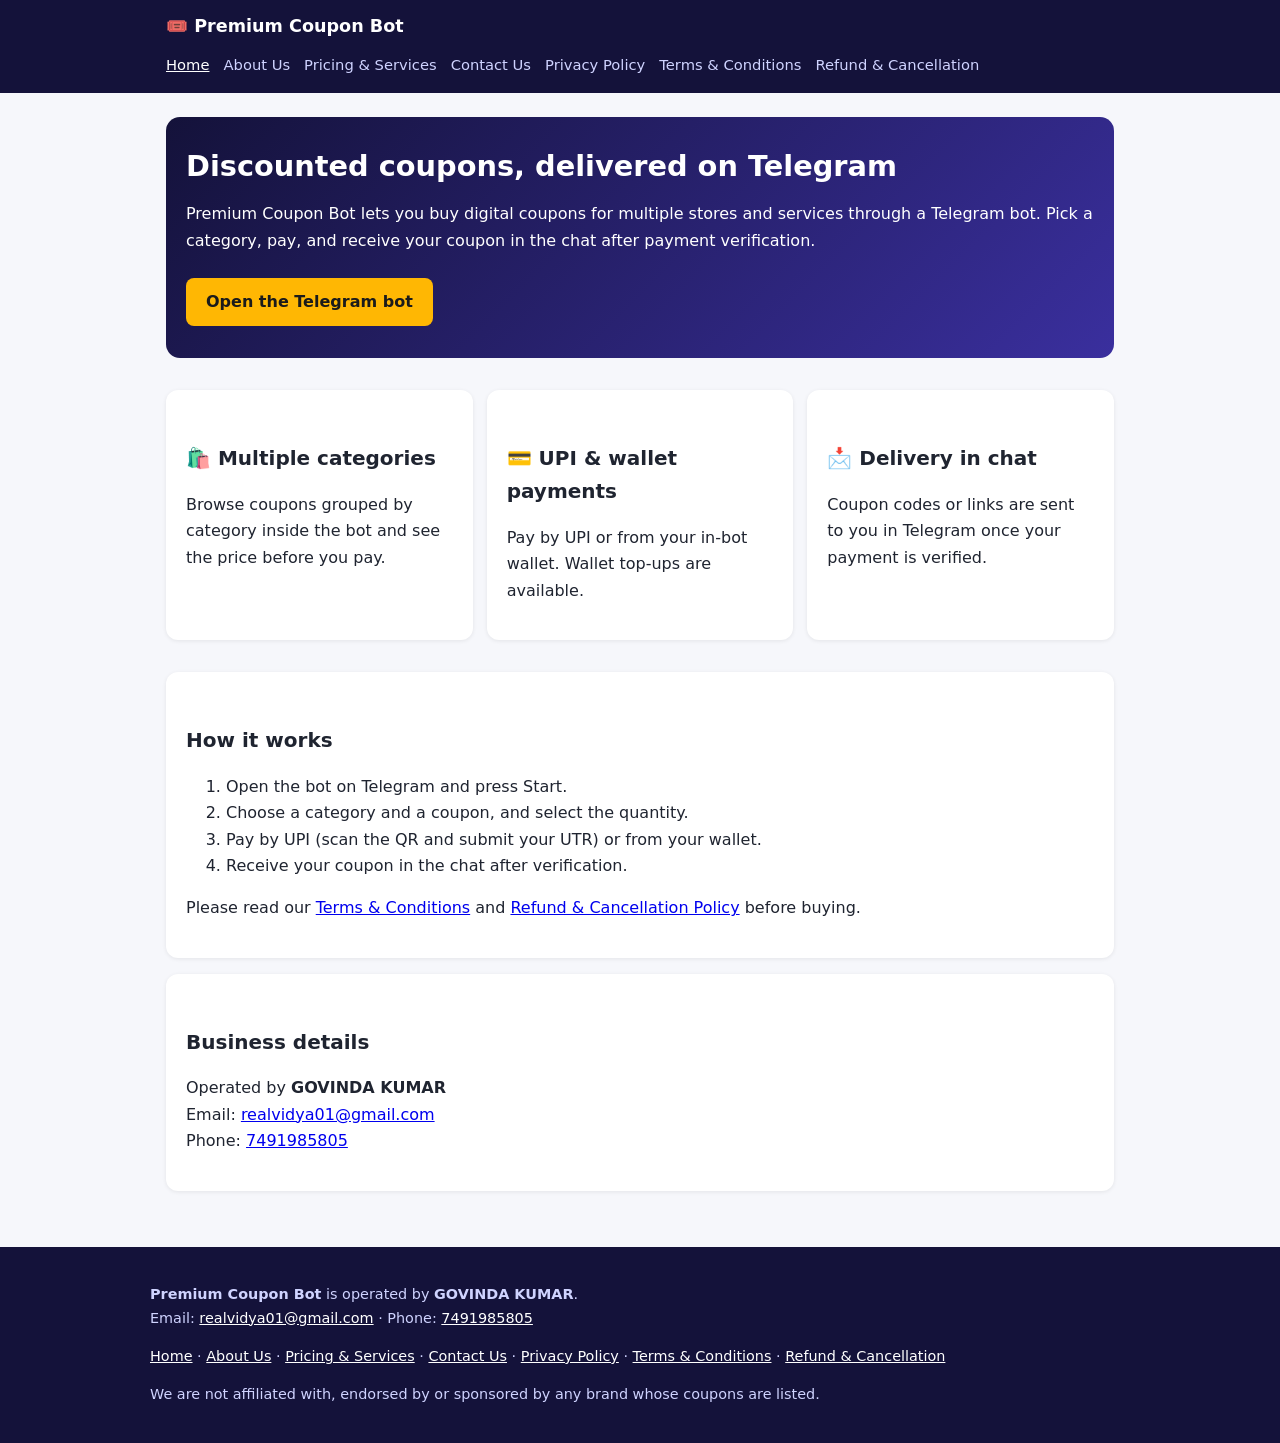
<file: index.html>
<!DOCTYPE html>
<html lang="en"><head><meta charset="utf-8"><meta name="viewport" content="width=device-width,initial-scale=1">
<title>Home | Premium Coupon Bot</title><meta name="description" content="Premium Coupon Bot — discounted digital coupons delivered on Telegram."><link rel="stylesheet" href="style.css"></head>
<body><header><div class="bar"><a class="brand" href="index.html">🎟️ Premium Coupon Bot</a><nav><a href="index.html" class=on>Home</a><a href="about.html">About Us</a><a href="pricing.html">Pricing &amp; Services</a><a href="contact.html">Contact Us</a><a href="privacy.html">Privacy Policy</a><a href="terms.html">Terms &amp; Conditions</a><a href="refund.html">Refund &amp; Cancellation</a></nav></div></header>
<main><div class="hero"><h1>Discounted coupons, delivered on Telegram</h1>
<p>Premium Coupon Bot lets you buy digital coupons for multiple stores and services through a Telegram bot. Pick a category, pay, and receive your coupon in the chat after payment verification.</p>
<a class="btn" href="https://t.me/unlimitedmozz_bot">Open the Telegram bot</a></div>
<div class="grid"><div class="card"><h2>🛍️ Multiple categories</h2><p>Browse coupons grouped by category inside the bot and see the price before you pay.</p></div>
<div class="card"><h2>💳 UPI &amp; wallet payments</h2><p>Pay by UPI or from your in-bot wallet. Wallet top-ups are available.</p></div>
<div class="card"><h2>📩 Delivery in chat</h2><p>Coupon codes or links are sent to you in Telegram once your payment is verified.</p></div></div>
<div class="card"><h2>How it works</h2><ol><li>Open the bot on Telegram and press Start.</li><li>Choose a category and a coupon, and select the quantity.</li><li>Pay by UPI (scan the QR and submit your UTR) or from your wallet.</li><li>Receive your coupon in the chat after verification.</li></ol>
<p>Please read our <a href="terms.html">Terms &amp; Conditions</a> and <a href="refund.html">Refund &amp; Cancellation Policy</a> before buying.</p></div>
<div class="card"><h2>Business details</h2><p>Operated by <strong>GOVINDA KUMAR</strong><br>Email: <a href="mailto:realvidya01@gmail.com">realvidya01@gmail.com</a><br>Phone: <a href="tel:+917491985805">7491985805</a></p></div></main>
<footer><div class="in"><p><strong>Premium Coupon Bot</strong> is operated by <strong>GOVINDA KUMAR</strong>.<br>Email: <a href="mailto:realvidya01@gmail.com">realvidya01@gmail.com</a> · Phone: <a href="tel:+917491985805">7491985805</a></p>
<p><a href="index.html">Home</a> · <a href="about.html">About Us</a> · <a href="pricing.html">Pricing &amp; Services</a> · <a href="contact.html">Contact Us</a> · <a href="privacy.html">Privacy Policy</a> · <a href="terms.html">Terms &amp; Conditions</a> · <a href="refund.html">Refund &amp; Cancellation</a></p><p>We are not affiliated with, endorsed by or sponsored by any brand whose coupons are listed.</p></div></footer></body></html>
</file>
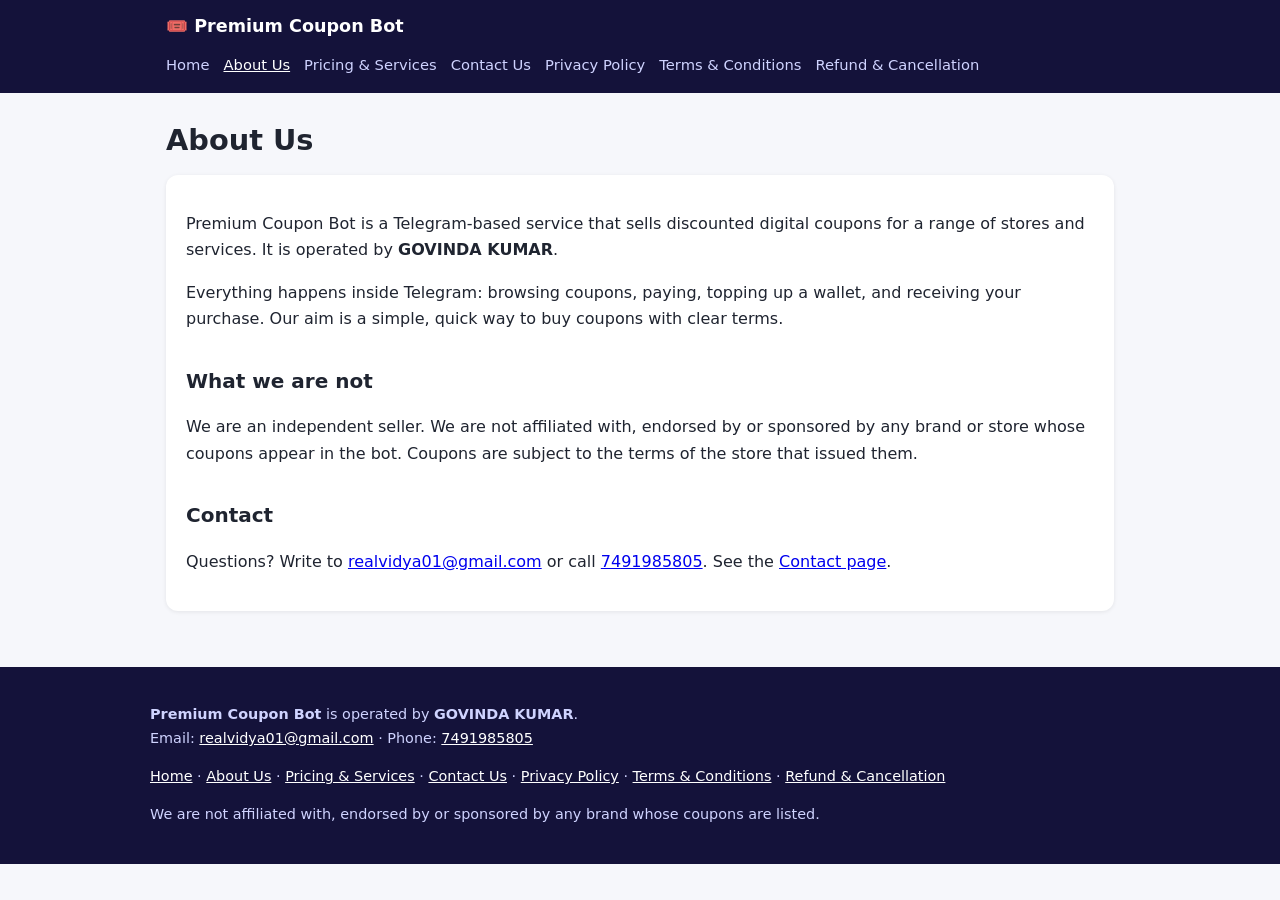
<file: about.html>
<!DOCTYPE html>
<html lang="en"><head><meta charset="utf-8"><meta name="viewport" content="width=device-width,initial-scale=1">
<title>About Us | Premium Coupon Bot</title><meta name="description" content="Premium Coupon Bot — discounted digital coupons delivered on Telegram."><link rel="stylesheet" href="style.css"></head>
<body><header><div class="bar"><a class="brand" href="index.html">🎟️ Premium Coupon Bot</a><nav><a href="index.html">Home</a><a href="about.html" class=on>About Us</a><a href="pricing.html">Pricing &amp; Services</a><a href="contact.html">Contact Us</a><a href="privacy.html">Privacy Policy</a><a href="terms.html">Terms &amp; Conditions</a><a href="refund.html">Refund &amp; Cancellation</a></nav></div></header>
<main><h1>About Us</h1><div class="card"><p>Premium Coupon Bot is a Telegram-based service that sells discounted digital coupons for a range of stores and services. It is operated by <strong>GOVINDA KUMAR</strong>.</p>
<p>Everything happens inside Telegram: browsing coupons, paying, topping up a wallet, and receiving your purchase. Our aim is a simple, quick way to buy coupons with clear terms.</p>
<h2>What we are not</h2><p>We are an independent seller. We are not affiliated with, endorsed by or sponsored by any brand or store whose coupons appear in the bot. Coupons are subject to the terms of the store that issued them.</p>
<h2>Contact</h2><p>Questions? Write to <a href="mailto:realvidya01@gmail.com">realvidya01@gmail.com</a> or call <a href="tel:+917491985805">7491985805</a>. See the <a href="contact.html">Contact page</a>.</p></div></main>
<footer><div class="in"><p><strong>Premium Coupon Bot</strong> is operated by <strong>GOVINDA KUMAR</strong>.<br>Email: <a href="mailto:realvidya01@gmail.com">realvidya01@gmail.com</a> · Phone: <a href="tel:+917491985805">7491985805</a></p>
<p><a href="index.html">Home</a> · <a href="about.html">About Us</a> · <a href="pricing.html">Pricing &amp; Services</a> · <a href="contact.html">Contact Us</a> · <a href="privacy.html">Privacy Policy</a> · <a href="terms.html">Terms &amp; Conditions</a> · <a href="refund.html">Refund &amp; Cancellation</a></p><p>We are not affiliated with, endorsed by or sponsored by any brand whose coupons are listed.</p></div></footer></body></html>
</file>
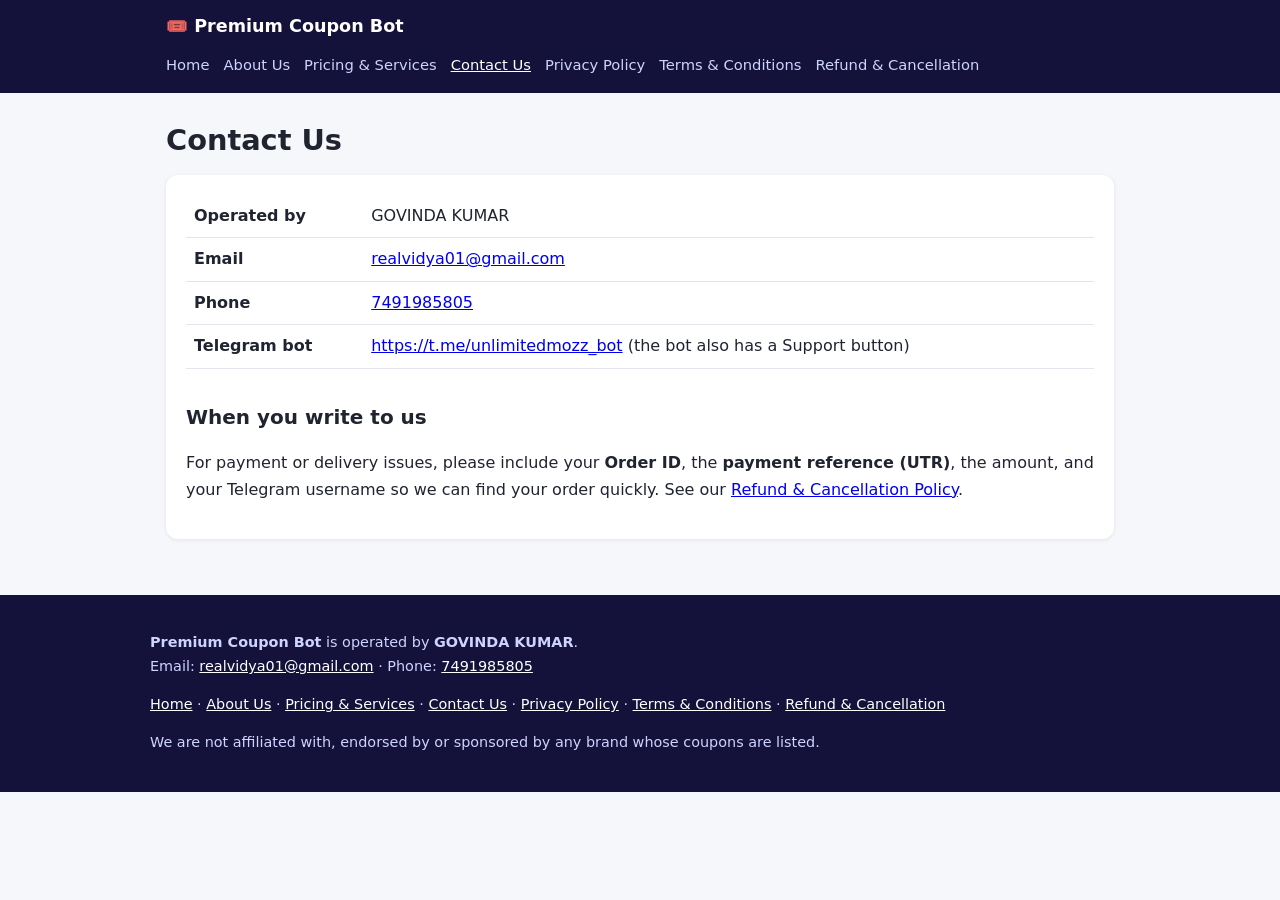
<file: contact.html>
<!DOCTYPE html>
<html lang="en"><head><meta charset="utf-8"><meta name="viewport" content="width=device-width,initial-scale=1">
<title>Contact Us | Premium Coupon Bot</title><meta name="description" content="Premium Coupon Bot — discounted digital coupons delivered on Telegram."><link rel="stylesheet" href="style.css"></head>
<body><header><div class="bar"><a class="brand" href="index.html">🎟️ Premium Coupon Bot</a><nav><a href="index.html">Home</a><a href="about.html">About Us</a><a href="pricing.html">Pricing &amp; Services</a><a href="contact.html" class=on>Contact Us</a><a href="privacy.html">Privacy Policy</a><a href="terms.html">Terms &amp; Conditions</a><a href="refund.html">Refund &amp; Cancellation</a></nav></div></header>
<main><h1>Contact Us</h1><div class="card"><table>
<tr><th>Operated by</th><td>GOVINDA KUMAR</td></tr>
<tr><th>Email</th><td><a href="mailto:realvidya01@gmail.com">realvidya01@gmail.com</a></td></tr>
<tr><th>Phone</th><td><a href="tel:+917491985805">7491985805</a></td></tr>
<tr><th>Telegram bot</th><td><a href="https://t.me/unlimitedmozz_bot">https://t.me/unlimitedmozz_bot</a> (the bot also has a Support button)</td></tr></table>
<h2>When you write to us</h2><p>For payment or delivery issues, please include your <strong>Order ID</strong>, the <strong>payment reference (UTR)</strong>, the amount, and your Telegram username so we can find your order quickly. See our <a href="refund.html">Refund &amp; Cancellation Policy</a>.</p></div></main>
<footer><div class="in"><p><strong>Premium Coupon Bot</strong> is operated by <strong>GOVINDA KUMAR</strong>.<br>Email: <a href="mailto:realvidya01@gmail.com">realvidya01@gmail.com</a> · Phone: <a href="tel:+917491985805">7491985805</a></p>
<p><a href="index.html">Home</a> · <a href="about.html">About Us</a> · <a href="pricing.html">Pricing &amp; Services</a> · <a href="contact.html">Contact Us</a> · <a href="privacy.html">Privacy Policy</a> · <a href="terms.html">Terms &amp; Conditions</a> · <a href="refund.html">Refund &amp; Cancellation</a></p><p>We are not affiliated with, endorsed by or sponsored by any brand whose coupons are listed.</p></div></footer></body></html>
</file>
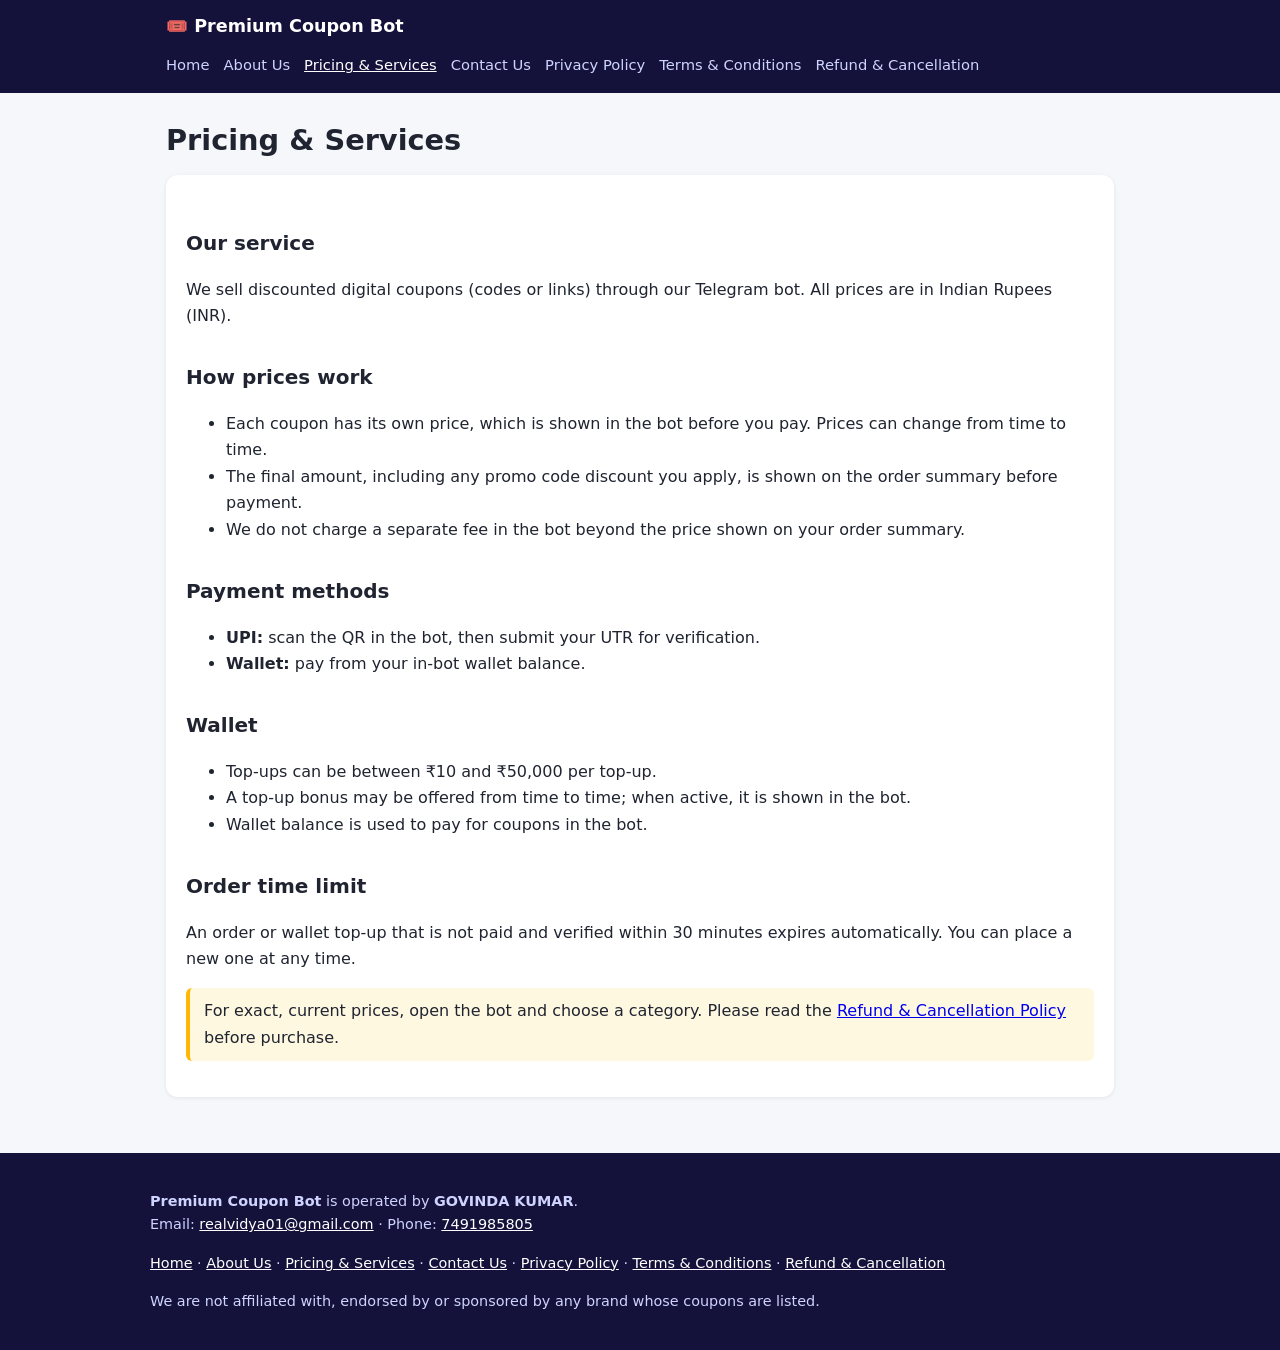
<file: pricing.html>
<!DOCTYPE html>
<html lang="en"><head><meta charset="utf-8"><meta name="viewport" content="width=device-width,initial-scale=1">
<title>Pricing & Services | Premium Coupon Bot</title><meta name="description" content="Premium Coupon Bot — discounted digital coupons delivered on Telegram."><link rel="stylesheet" href="style.css"></head>
<body><header><div class="bar"><a class="brand" href="index.html">🎟️ Premium Coupon Bot</a><nav><a href="index.html">Home</a><a href="about.html">About Us</a><a href="pricing.html" class=on>Pricing &amp; Services</a><a href="contact.html">Contact Us</a><a href="privacy.html">Privacy Policy</a><a href="terms.html">Terms &amp; Conditions</a><a href="refund.html">Refund &amp; Cancellation</a></nav></div></header>
<main><h1>Pricing &amp; Services</h1><div class="card"><h2>Our service</h2><p>We sell discounted digital coupons (codes or links) through our Telegram bot. All prices are in Indian Rupees (INR).</p>
<h2>How prices work</h2><ul><li>Each coupon has its own price, which is shown in the bot before you pay. Prices can change from time to time.</li>
<li>The final amount, including any promo code discount you apply, is shown on the order summary before payment.</li>
<li>We do not charge a separate fee in the bot beyond the price shown on your order summary.</li></ul>
<h2>Payment methods</h2><ul><li><strong>UPI:</strong> scan the QR in the bot, then submit your UTR for verification.</li><li><strong>Wallet:</strong> pay from your in-bot wallet balance.</li></ul>
<h2>Wallet</h2><ul><li>Top-ups can be between ₹10 and ₹50,000 per top-up.</li><li>A top-up bonus may be offered from time to time; when active, it is shown in the bot.</li><li>Wallet balance is used to pay for coupons in the bot.</li></ul>
<h2>Order time limit</h2><p>An order or wallet top-up that is not paid and verified within 30 minutes expires automatically. You can place a new one at any time.</p>
<p class="note">For exact, current prices, open the bot and choose a category. Please read the <a href="refund.html">Refund &amp; Cancellation Policy</a> before purchase.</p></div></main>
<footer><div class="in"><p><strong>Premium Coupon Bot</strong> is operated by <strong>GOVINDA KUMAR</strong>.<br>Email: <a href="mailto:realvidya01@gmail.com">realvidya01@gmail.com</a> · Phone: <a href="tel:+917491985805">7491985805</a></p>
<p><a href="index.html">Home</a> · <a href="about.html">About Us</a> · <a href="pricing.html">Pricing &amp; Services</a> · <a href="contact.html">Contact Us</a> · <a href="privacy.html">Privacy Policy</a> · <a href="terms.html">Terms &amp; Conditions</a> · <a href="refund.html">Refund &amp; Cancellation</a></p><p>We are not affiliated with, endorsed by or sponsored by any brand whose coupons are listed.</p></div></footer></body></html>
</file>
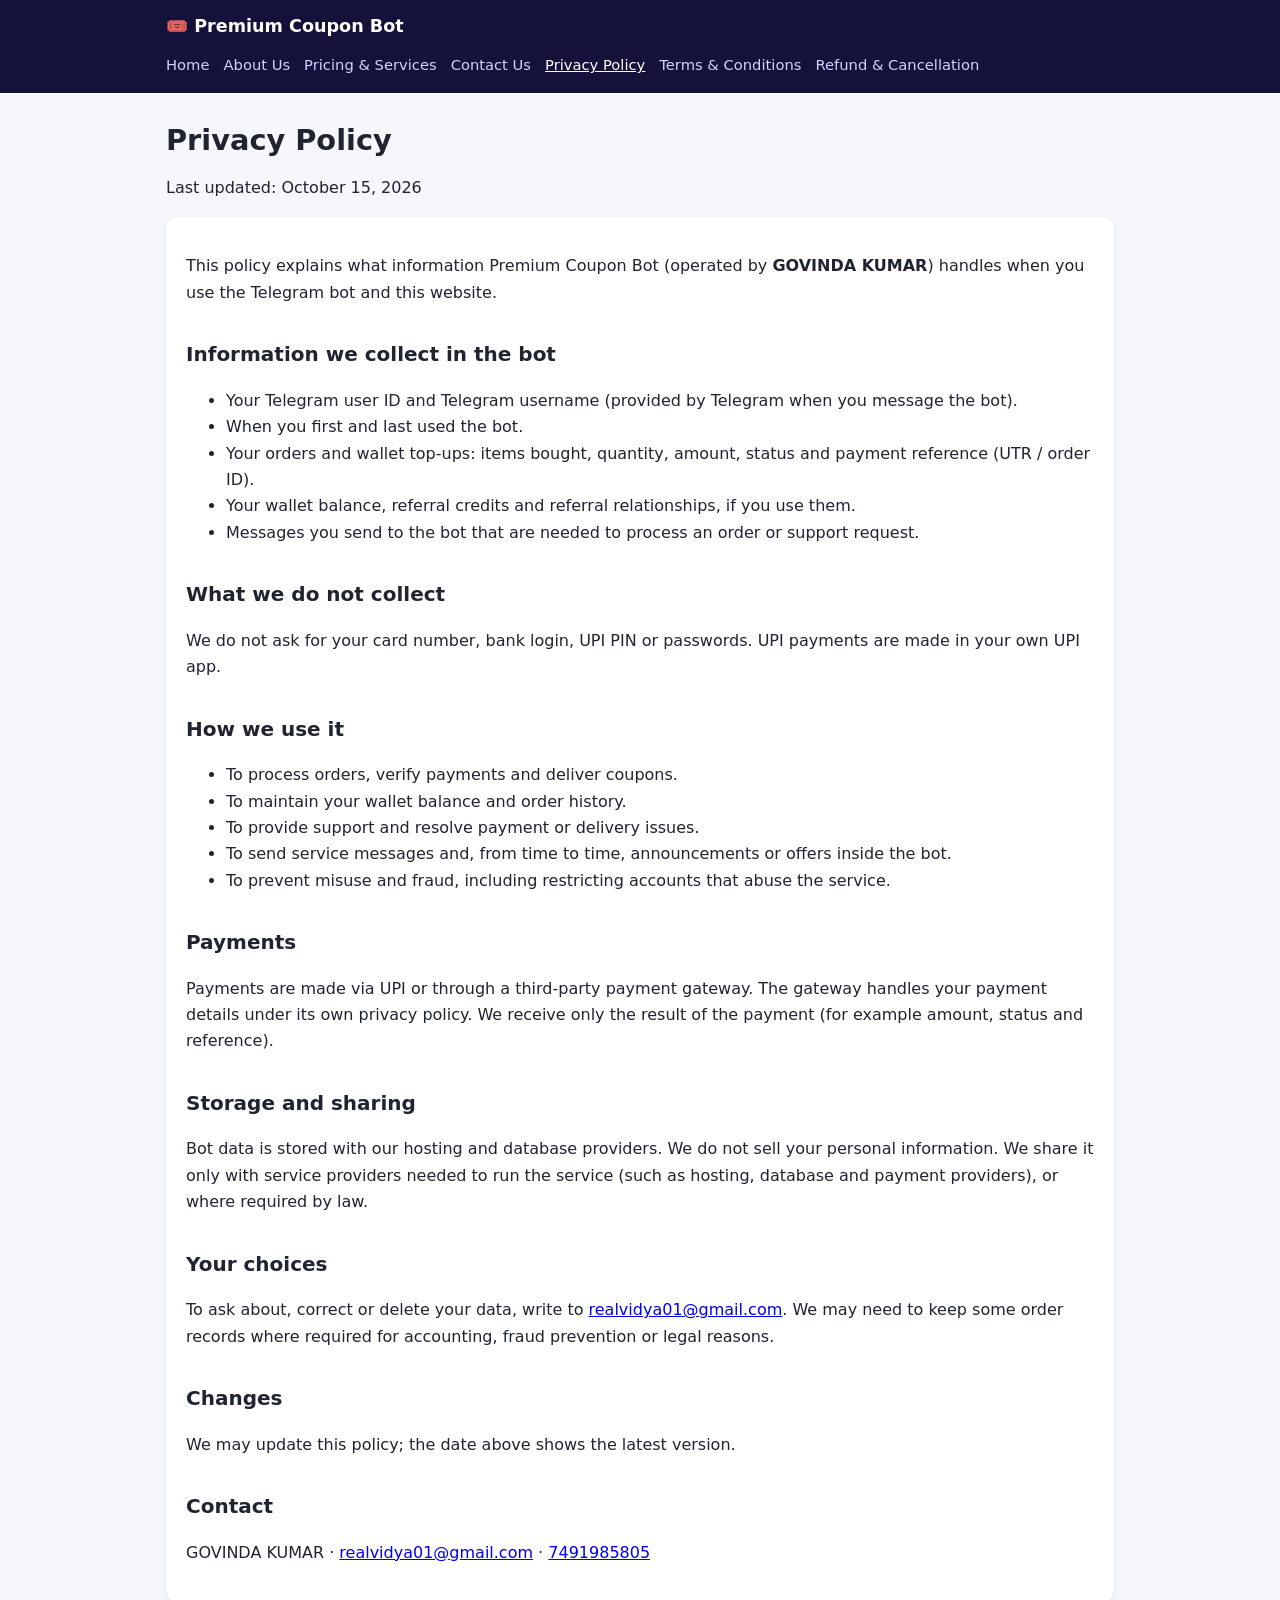
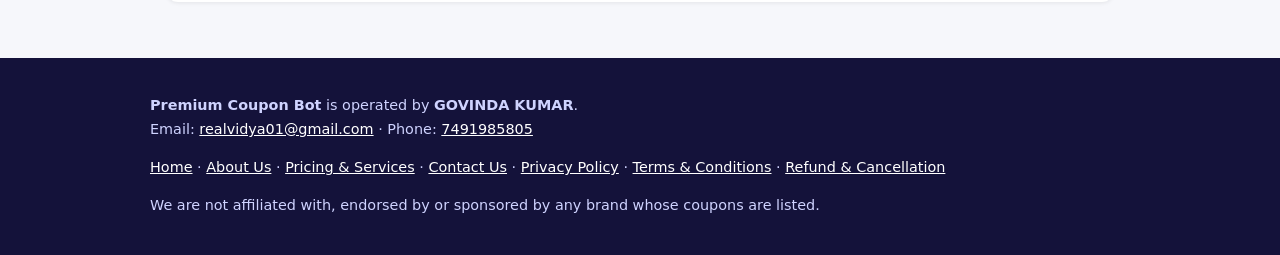
<file: privacy.html>
<!DOCTYPE html>
<html lang="en"><head><meta charset="utf-8"><meta name="viewport" content="width=device-width,initial-scale=1">
<title>Privacy Policy | Premium Coupon Bot</title><meta name="description" content="Premium Coupon Bot — discounted digital coupons delivered on Telegram."><link rel="stylesheet" href="style.css"></head>
<body><header><div class="bar"><a class="brand" href="index.html">🎟️ Premium Coupon Bot</a><nav><a href="index.html">Home</a><a href="about.html">About Us</a><a href="pricing.html">Pricing &amp; Services</a><a href="contact.html">Contact Us</a><a href="privacy.html" class=on>Privacy Policy</a><a href="terms.html">Terms &amp; Conditions</a><a href="refund.html">Refund &amp; Cancellation</a></nav></div></header>
<main><h1>Privacy Policy</h1><p>Last updated: October 15, 2026</p><div class="card">
<p>This policy explains what information Premium Coupon Bot (operated by <strong>GOVINDA KUMAR</strong>) handles when you use the Telegram bot and this website.</p>
<h2>Information we collect in the bot</h2><ul><li>Your Telegram user ID and Telegram username (provided by Telegram when you message the bot).</li>
<li>When you first and last used the bot.</li><li>Your orders and wallet top-ups: items bought, quantity, amount, status and payment reference (UTR / order ID).</li>
<li>Your wallet balance, referral credits and referral relationships, if you use them.</li><li>Messages you send to the bot that are needed to process an order or support request.</li></ul>
<h2>What we do not collect</h2><p>We do not ask for your card number, bank login, UPI PIN or passwords. UPI payments are made in your own UPI app.</p>
<h2>How we use it</h2><ul><li>To process orders, verify payments and deliver coupons.</li><li>To maintain your wallet balance and order history.</li><li>To provide support and resolve payment or delivery issues.</li>
<li>To send service messages and, from time to time, announcements or offers inside the bot.</li><li>To prevent misuse and fraud, including restricting accounts that abuse the service.</li></ul>
<h2>Payments</h2><p>Payments are made via UPI or through a third-party payment gateway. The gateway handles your payment details under its own privacy policy. We receive only the result of the payment (for example amount, status and reference).</p>
<h2>Storage and sharing</h2><p>Bot data is stored with our hosting and database providers. We do not sell your personal information. We share it only with service providers needed to run the service (such as hosting, database and payment providers), or where required by law.</p>
<h2>Your choices</h2><p>To ask about, correct or delete your data, write to <a href="mailto:realvidya01@gmail.com">realvidya01@gmail.com</a>. We may need to keep some order records where required for accounting, fraud prevention or legal reasons.</p>
<h2>Changes</h2><p>We may update this policy; the date above shows the latest version.</p>
<h2>Contact</h2><p>GOVINDA KUMAR · <a href="mailto:realvidya01@gmail.com">realvidya01@gmail.com</a> · <a href="tel:+917491985805">7491985805</a></p></div></main>
<footer><div class="in"><p><strong>Premium Coupon Bot</strong> is operated by <strong>GOVINDA KUMAR</strong>.<br>Email: <a href="mailto:realvidya01@gmail.com">realvidya01@gmail.com</a> · Phone: <a href="tel:+917491985805">7491985805</a></p>
<p><a href="index.html">Home</a> · <a href="about.html">About Us</a> · <a href="pricing.html">Pricing &amp; Services</a> · <a href="contact.html">Contact Us</a> · <a href="privacy.html">Privacy Policy</a> · <a href="terms.html">Terms &amp; Conditions</a> · <a href="refund.html">Refund &amp; Cancellation</a></p><p>We are not affiliated with, endorsed by or sponsored by any brand whose coupons are listed.</p></div></footer></body></html>
</file>
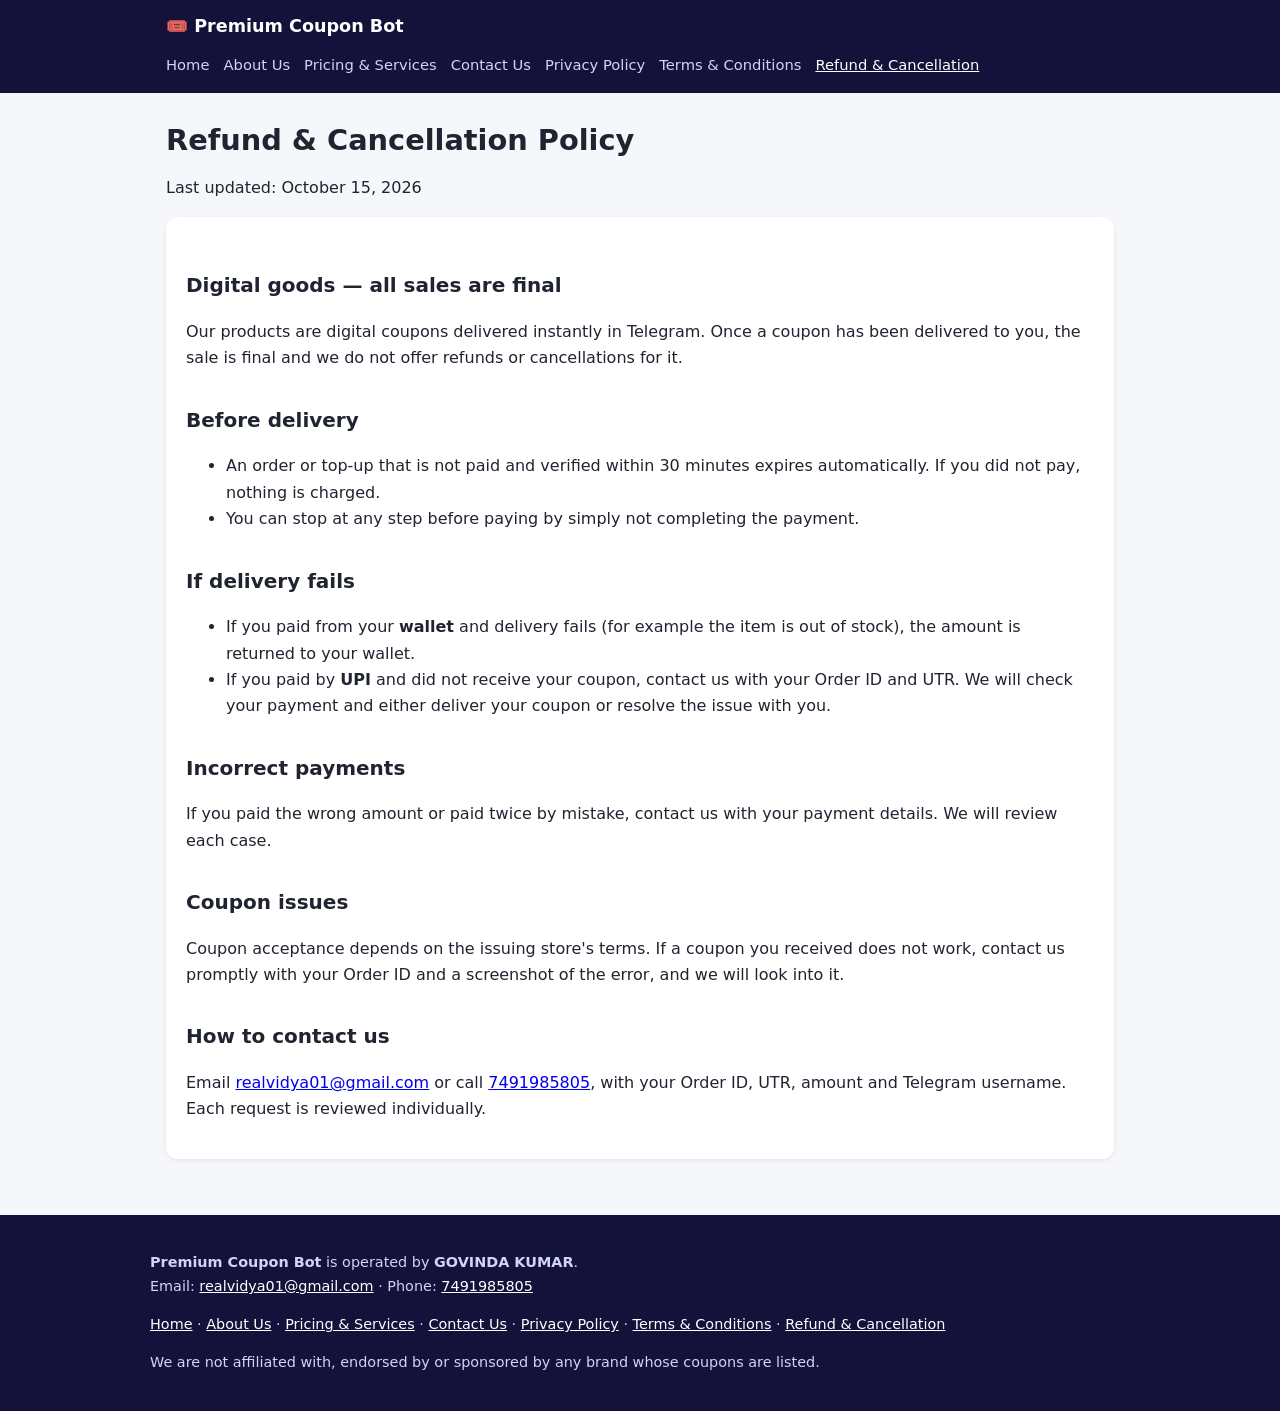
<file: refund.html>
<!DOCTYPE html>
<html lang="en"><head><meta charset="utf-8"><meta name="viewport" content="width=device-width,initial-scale=1">
<title>Refund & Cancellation Policy | Premium Coupon Bot</title><meta name="description" content="Premium Coupon Bot — discounted digital coupons delivered on Telegram."><link rel="stylesheet" href="style.css"></head>
<body><header><div class="bar"><a class="brand" href="index.html">🎟️ Premium Coupon Bot</a><nav><a href="index.html">Home</a><a href="about.html">About Us</a><a href="pricing.html">Pricing &amp; Services</a><a href="contact.html">Contact Us</a><a href="privacy.html">Privacy Policy</a><a href="terms.html">Terms &amp; Conditions</a><a href="refund.html" class=on>Refund &amp; Cancellation</a></nav></div></header>
<main><h1>Refund &amp; Cancellation Policy</h1><p>Last updated: October 15, 2026</p><div class="card">
<h2>Digital goods — all sales are final</h2><p>Our products are digital coupons delivered instantly in Telegram. Once a coupon has been delivered to you, the sale is final and we do not offer refunds or cancellations for it.</p>
<h2>Before delivery</h2><ul><li>An order or top-up that is not paid and verified within 30 minutes expires automatically. If you did not pay, nothing is charged.</li>
<li>You can stop at any step before paying by simply not completing the payment.</li></ul>
<h2>If delivery fails</h2><ul><li>If you paid from your <strong>wallet</strong> and delivery fails (for example the item is out of stock), the amount is returned to your wallet.</li>
<li>If you paid by <strong>UPI</strong> and did not receive your coupon, contact us with your Order ID and UTR. We will check your payment and either deliver your coupon or resolve the issue with you.</li></ul>
<h2>Incorrect payments</h2><p>If you paid the wrong amount or paid twice by mistake, contact us with your payment details. We will review each case.</p>
<h2>Coupon issues</h2><p>Coupon acceptance depends on the issuing store's terms. If a coupon you received does not work, contact us promptly with your Order ID and a screenshot of the error, and we will look into it.</p>
<h2>How to contact us</h2><p>Email <a href="mailto:realvidya01@gmail.com">realvidya01@gmail.com</a> or call <a href="tel:+917491985805">7491985805</a>, with your Order ID, UTR, amount and Telegram username. Each request is reviewed individually.</p></div></main>
<footer><div class="in"><p><strong>Premium Coupon Bot</strong> is operated by <strong>GOVINDA KUMAR</strong>.<br>Email: <a href="mailto:realvidya01@gmail.com">realvidya01@gmail.com</a> · Phone: <a href="tel:+917491985805">7491985805</a></p>
<p><a href="index.html">Home</a> · <a href="about.html">About Us</a> · <a href="pricing.html">Pricing &amp; Services</a> · <a href="contact.html">Contact Us</a> · <a href="privacy.html">Privacy Policy</a> · <a href="terms.html">Terms &amp; Conditions</a> · <a href="refund.html">Refund &amp; Cancellation</a></p><p>We are not affiliated with, endorsed by or sponsored by any brand whose coupons are listed.</p></div></footer></body></html>
</file>
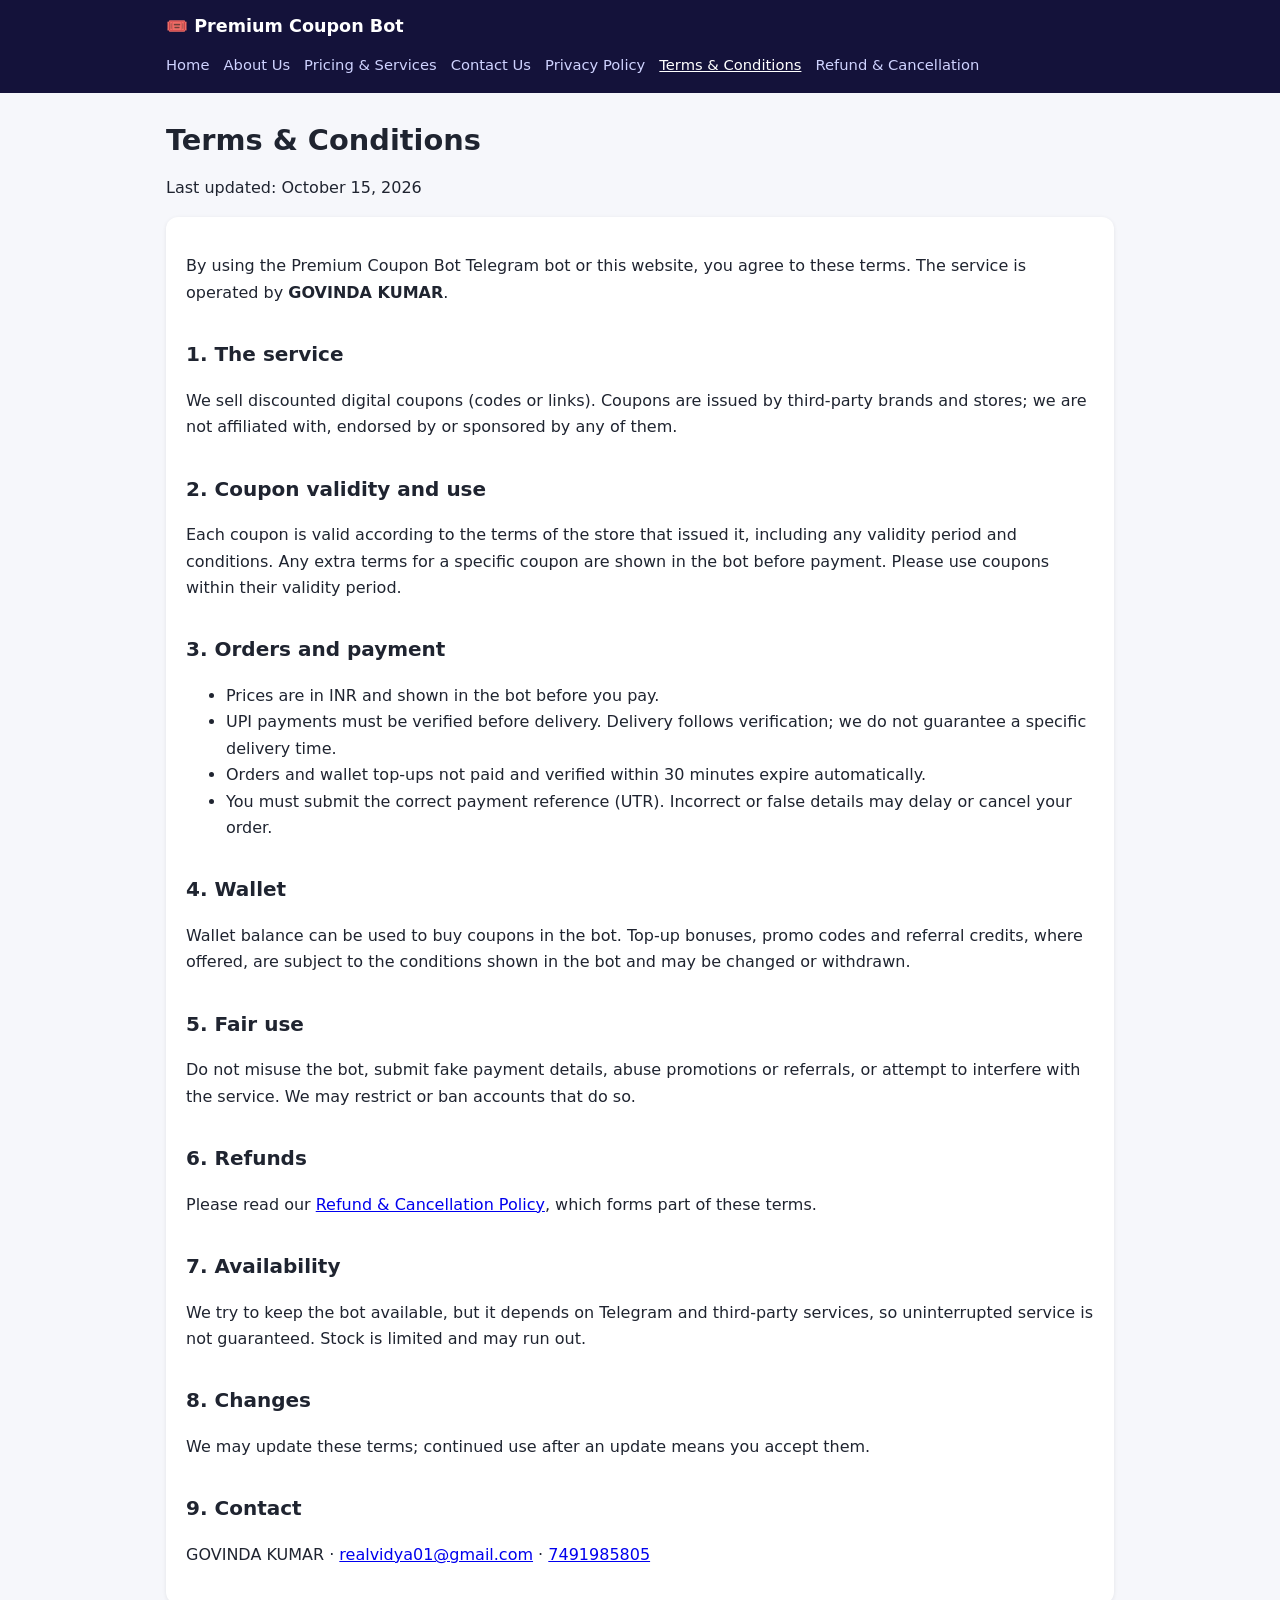
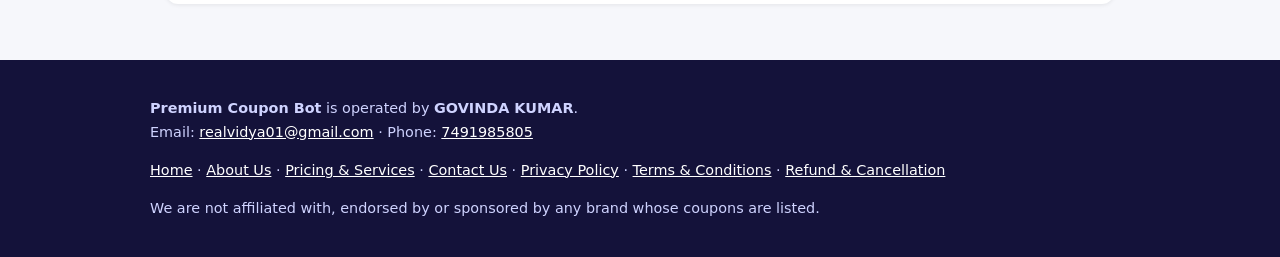
<file: terms.html>
<!DOCTYPE html>
<html lang="en"><head><meta charset="utf-8"><meta name="viewport" content="width=device-width,initial-scale=1">
<title>Terms & Conditions | Premium Coupon Bot</title><meta name="description" content="Premium Coupon Bot — discounted digital coupons delivered on Telegram."><link rel="stylesheet" href="style.css"></head>
<body><header><div class="bar"><a class="brand" href="index.html">🎟️ Premium Coupon Bot</a><nav><a href="index.html">Home</a><a href="about.html">About Us</a><a href="pricing.html">Pricing &amp; Services</a><a href="contact.html">Contact Us</a><a href="privacy.html">Privacy Policy</a><a href="terms.html" class=on>Terms &amp; Conditions</a><a href="refund.html">Refund &amp; Cancellation</a></nav></div></header>
<main><h1>Terms &amp; Conditions</h1><p>Last updated: October 15, 2026</p><div class="card">
<p>By using the Premium Coupon Bot Telegram bot or this website, you agree to these terms. The service is operated by <strong>GOVINDA KUMAR</strong>.</p>
<h2>1. The service</h2><p>We sell discounted digital coupons (codes or links). Coupons are issued by third-party brands and stores; we are not affiliated with, endorsed by or sponsored by any of them.</p>
<h2>2. Coupon validity and use</h2><p>Each coupon is valid according to the terms of the store that issued it, including any validity period and conditions. Any extra terms for a specific coupon are shown in the bot before payment. Please use coupons within their validity period.</p>
<h2>3. Orders and payment</h2><ul><li>Prices are in INR and shown in the bot before you pay.</li><li>UPI payments must be verified before delivery. Delivery follows verification; we do not guarantee a specific delivery time.</li>
<li>Orders and wallet top-ups not paid and verified within 30 minutes expire automatically.</li><li>You must submit the correct payment reference (UTR). Incorrect or false details may delay or cancel your order.</li></ul>
<h2>4. Wallet</h2><p>Wallet balance can be used to buy coupons in the bot. Top-up bonuses, promo codes and referral credits, where offered, are subject to the conditions shown in the bot and may be changed or withdrawn.</p>
<h2>5. Fair use</h2><p>Do not misuse the bot, submit fake payment details, abuse promotions or referrals, or attempt to interfere with the service. We may restrict or ban accounts that do so.</p>
<h2>6. Refunds</h2><p>Please read our <a href="refund.html">Refund &amp; Cancellation Policy</a>, which forms part of these terms.</p>
<h2>7. Availability</h2><p>We try to keep the bot available, but it depends on Telegram and third-party services, so uninterrupted service is not guaranteed. Stock is limited and may run out.</p>
<h2>8. Changes</h2><p>We may update these terms; continued use after an update means you accept them.</p>
<h2>9. Contact</h2><p>GOVINDA KUMAR · <a href="mailto:realvidya01@gmail.com">realvidya01@gmail.com</a> · <a href="tel:+917491985805">7491985805</a></p></div></main>
<footer><div class="in"><p><strong>Premium Coupon Bot</strong> is operated by <strong>GOVINDA KUMAR</strong>.<br>Email: <a href="mailto:realvidya01@gmail.com">realvidya01@gmail.com</a> · Phone: <a href="tel:+917491985805">7491985805</a></p>
<p><a href="index.html">Home</a> · <a href="about.html">About Us</a> · <a href="pricing.html">Pricing &amp; Services</a> · <a href="contact.html">Contact Us</a> · <a href="privacy.html">Privacy Policy</a> · <a href="terms.html">Terms &amp; Conditions</a> · <a href="refund.html">Refund &amp; Cancellation</a></p><p>We are not affiliated with, endorsed by or sponsored by any brand whose coupons are listed.</p></div></footer></body></html>
</file>
<file: style.css>
*{box-sizing:border-box}body{margin:0;font-family:system-ui,-apple-system,Segoe UI,Roboto,sans-serif;line-height:1.65;color:#1f2430;background:#f6f7fb}
header{background:#14123a;color:#fff;position:sticky;top:0;z-index:5}.bar{max-width:980px;margin:auto;padding:12px 16px;display:flex;align-items:center;justify-content:space-between;flex-wrap:wrap;gap:8px}
.brand{font-weight:700;font-size:1.1rem;color:#fff;text-decoration:none}
nav{display:flex;flex-wrap:wrap;gap:4px 14px}nav a{color:#cfd3ff;text-decoration:none;font-size:.92rem;padding:4px 0}nav a:hover,nav a.on{color:#fff;text-decoration:underline}
main{max-width:980px;margin:auto;padding:24px 16px 40px}h1{font-size:1.8rem;line-height:1.25;margin:.2em 0 .5em}h2{font-size:1.25rem;margin-top:1.6em}
.card{background:#fff;border-radius:12px;padding:20px;box-shadow:0 1px 4px rgba(0,0,0,.08);margin:16px 0}
.hero{background:linear-gradient(135deg,#14123a,#3a2f9e);color:#fff;border-radius:14px;padding:32px 20px;margin-bottom:16px}.hero h1{margin-top:0}
.btn{display:inline-block;background:#ffb703;color:#1b1b1b;font-weight:700;padding:11px 20px;border-radius:8px;text-decoration:none;margin-top:8px}
.grid{display:grid;grid-template-columns:repeat(auto-fit,minmax(240px,1fr));gap:14px}table{width:100%;border-collapse:collapse}td,th{border-bottom:1px solid #e3e5ee;padding:8px;text-align:left;vertical-align:top}
footer{background:#14123a;color:#cfd3ff;padding:22px 16px;font-size:.9rem}footer .in{max-width:980px;margin:auto}footer a{color:#fff}
.note{background:#fff8e1;border-left:4px solid #ffb703;padding:10px 14px;border-radius:6px}
@media(max-width:600px){h1{font-size:1.5rem}}
</file>
